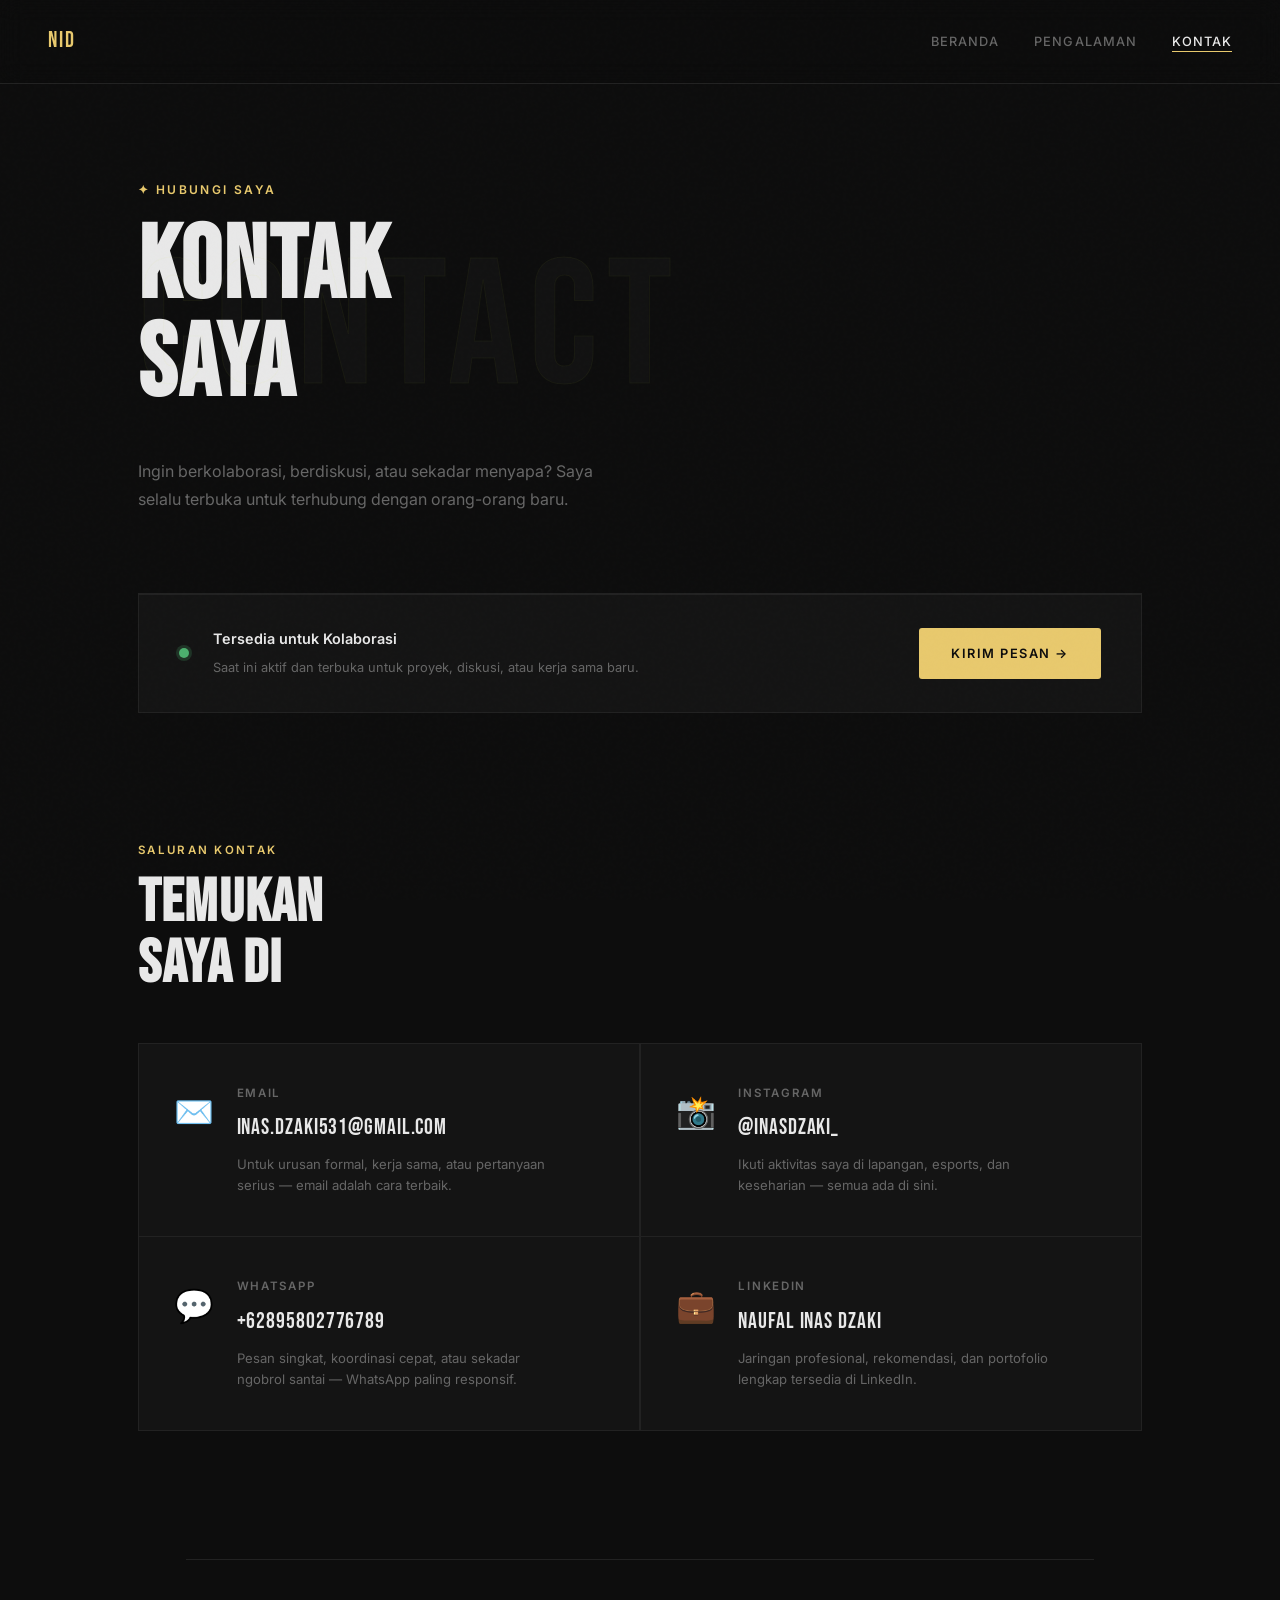
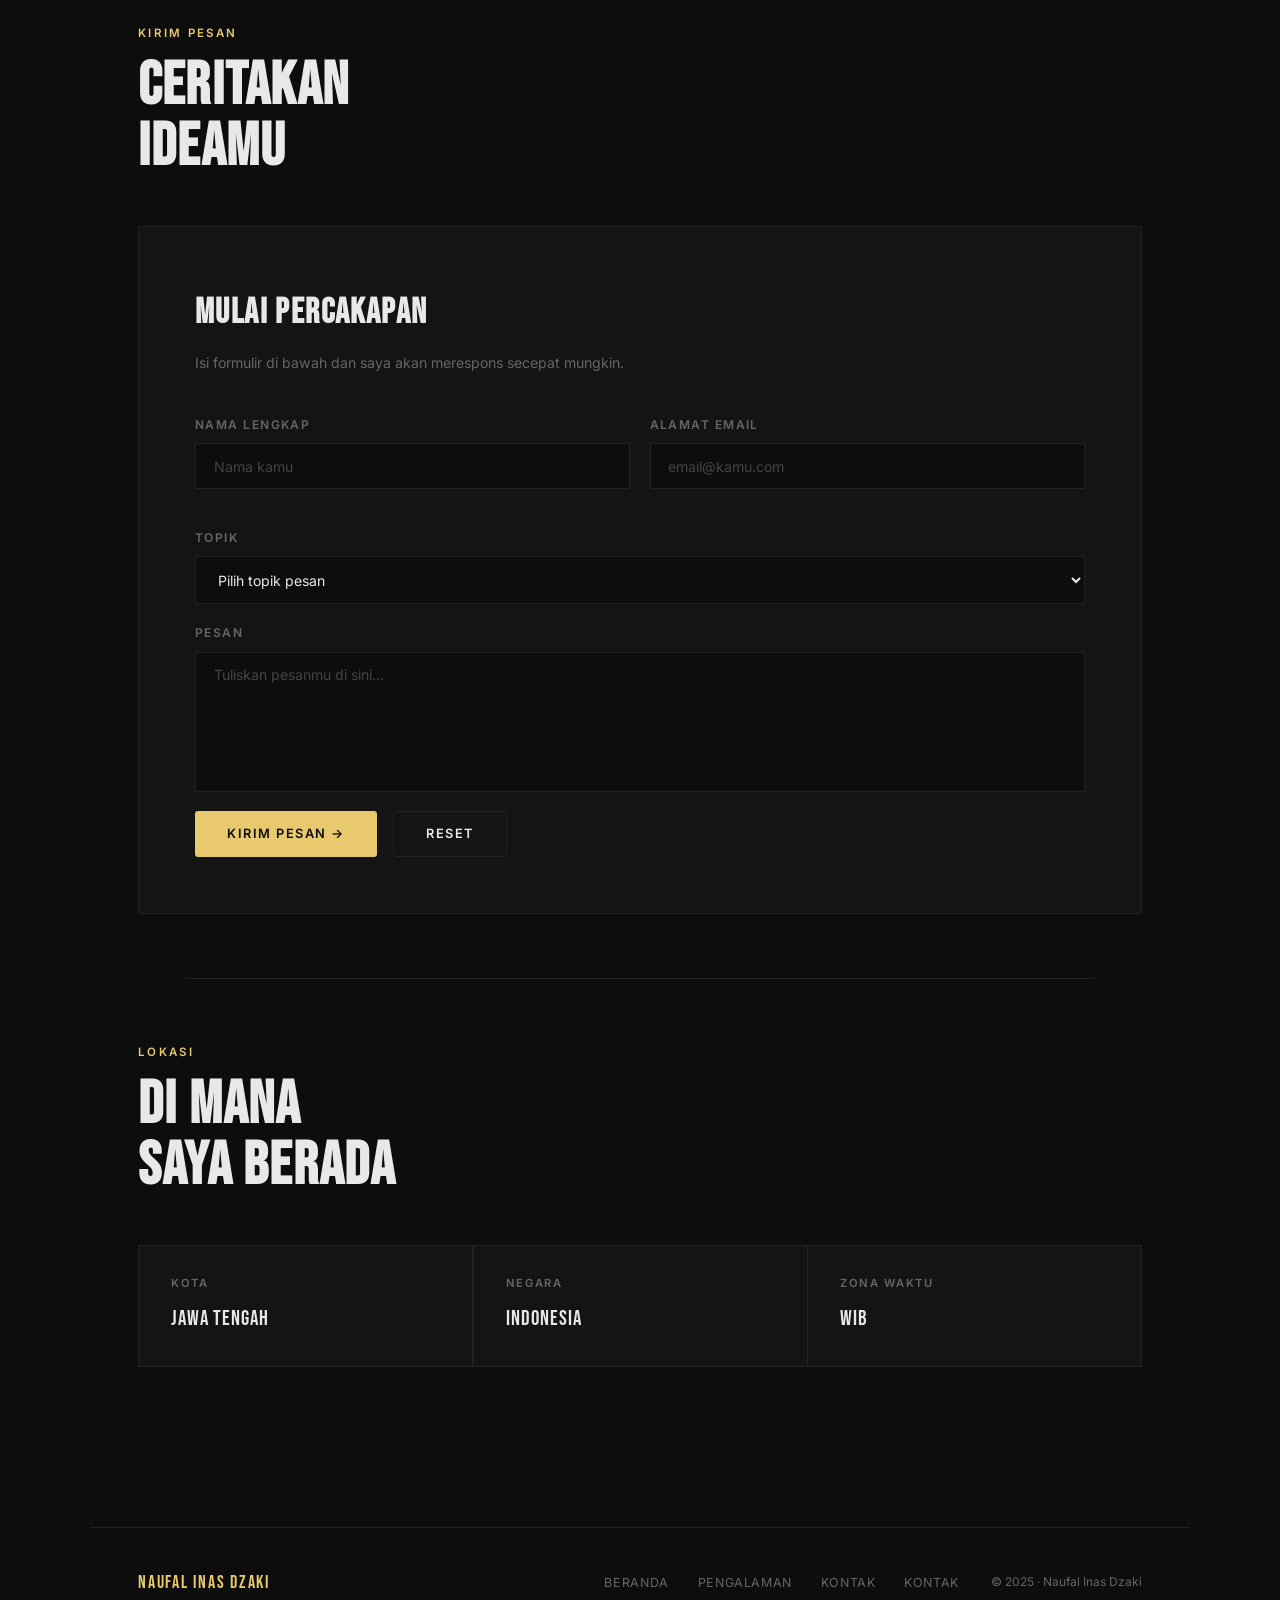
<file: kontak.html>
<!DOCTYPE html>
<html lang="id">
<head>
  <meta charset="UTF-8" />
  <meta name="viewport" content="width=device-width, initial-scale=1.0"/>
  <title>Naufal Inas Dzaki — Kontak</title>
  <link rel="preconnect" href="https://fonts.googleapis.com">
  <link rel="preconnect" href="https://fonts.gstatic.com" crossorigin>
  <link href="https://fonts.googleapis.com/css2?family=Bebas+Neue&family=Inter:wght@300;400;500;600&display=swap" rel="stylesheet">
  <link rel="stylesheet" href="style.css" />
  <style>
    /* ── BASE (inline fallback jika style.css tidak ada) ── */
    *, *::before, *::after { box-sizing: border-box; margin: 0; padding: 0; }

    :root {
      --bg: #0d0d0d;
      --card: #141414;
      --card-hover: #1a1a1a;
      --border: #222;
      --text: #e8e8e8;
      --muted: #666;
      --accent: #e8c96d;
      --accent-dim: rgba(232, 201, 109, 0.12);
    }

    body {
      background: var(--bg);
      color: var(--text);
      font-family: 'Inter', sans-serif;
      font-size: 15px;
      line-height: 1.7;
      min-height: 100vh;
    }

    a { color: inherit; text-decoration: none; }

    /* ── NAV ── */
    nav {
      position: sticky;
      top: 0;
      z-index: 100;
      display: flex;
      align-items: center;
      justify-content: space-between;
      padding: 1.4rem 3rem;
      background: rgba(13,13,13,0.92);
      backdrop-filter: blur(12px);
      border-bottom: 1px solid var(--border);
    }

    .nav-logo {
      font-family: 'Bebas Neue', sans-serif;
      font-size: 1.4rem;
      letter-spacing: 0.1em;
      color: var(--accent);
    }

    .nav-links {
      display: flex;
      gap: 2.2rem;
      list-style: none;
      font-size: 0.82rem;
      font-weight: 500;
      letter-spacing: 0.08em;
      text-transform: uppercase;
    }

    .nav-links a { color: var(--muted); transition: color 0.2s; }
    .nav-links a:hover, .nav-links a.active { color: var(--text); }

    /* ── PAGE WRAPPER ── */
    .page { max-width: 1100px; margin: 0 auto; padding: 0 3rem 6rem; }

    /* ── PAGE HERO ── */
    .page-hero {
      position: relative;
      padding: 6rem 0 5rem;
      overflow: hidden;
    }

    .page-hero-bg {
      position: absolute;
      top: -1rem;
      right: -2rem;
      font-family: 'Bebas Neue', sans-serif;
      font-size: clamp(6rem, 14vw, 12rem);
      color: rgba(255,255,255,0.025);
      letter-spacing: 0.05em;
      pointer-events: none;
      user-select: none;
      white-space: nowrap;
    }

    .page-hero-label {
      font-size: 0.75rem;
      font-weight: 600;
      letter-spacing: 0.2em;
      text-transform: uppercase;
      color: var(--accent);
      margin-bottom: 1.2rem;
    }

    .page-hero-title {
      font-family: 'Bebas Neue', sans-serif;
      font-size: clamp(3.5rem, 8vw, 7rem);
      line-height: 0.95;
      letter-spacing: 0.02em;
      margin-bottom: 1.5rem;
    }

    .page-hero-sub {
      font-size: 1rem;
      color: var(--muted);
      max-width: 480px;
      line-height: 1.75;
    }

    /* ── SECTION ── */
    section { padding: 4rem 0; }

    .section-label {
      font-size: 0.72rem;
      font-weight: 600;
      letter-spacing: 0.2em;
      text-transform: uppercase;
      color: var(--accent);
      margin-bottom: 0.8rem;
    }

    .section-title {
      font-family: 'Bebas Neue', sans-serif;
      font-size: clamp(2.2rem, 5vw, 3.8rem);
      line-height: 1;
      letter-spacing: 0.02em;
      margin-bottom: 3rem;
    }

    .divider {
      height: 1px;
      background: var(--border);
    }

    /* ── CONTACT GRID ── */
    .contact-grid {
      display: grid;
      grid-template-columns: 1fr 1fr;
      gap: 1.5px;
      background: var(--border);
      border: 1px solid var(--border);
      margin-bottom: 4rem;
    }

    .contact-card {
      background: var(--card);
      padding: 2.5rem 2.2rem;
      display: flex;
      align-items: flex-start;
      gap: 1.4rem;
      transition: background 0.3s;
      cursor: pointer;
      text-decoration: none;
      color: inherit;
    }

    .contact-card:hover { background: var(--card-hover); }

    .contact-card:hover .contact-icon { transform: scale(1.1); }

    .contact-icon {
      font-size: 2rem;
      flex-shrink: 0;
      transition: transform 0.3s;
      margin-top: 0.1rem;
    }

    .contact-body { flex: 1; }

    .contact-type {
      font-size: 0.72rem;
      font-weight: 600;
      letter-spacing: 0.15em;
      text-transform: uppercase;
      color: var(--muted);
      margin-bottom: 0.4rem;
    }

    .contact-value {
      font-family: 'Bebas Neue', sans-serif;
      font-size: 1.4rem;
      letter-spacing: 0.04em;
      color: var(--text);
      margin-bottom: 0.4rem;
    }

    .contact-desc {
      font-size: 0.82rem;
      color: var(--muted);
      line-height: 1.6;
    }

    .contact-arrow {
      font-size: 1.1rem;
      color: var(--accent);
      opacity: 0;
      transition: opacity 0.3s, transform 0.3s;
      align-self: center;
    }

    .contact-card:hover .contact-arrow {
      opacity: 1;
      transform: translateX(4px);
    }

    /* ── FORM SECTION ── */
    .contact-form-wrap {
      background: var(--card);
      border: 1px solid var(--border);
      padding: 3.5rem;
    }

    .form-header {
      margin-bottom: 2.5rem;
    }

    .form-header h3 {
      font-family: 'Bebas Neue', sans-serif;
      font-size: 2.2rem;
      letter-spacing: 0.04em;
      margin-bottom: 0.5rem;
    }

    .form-header p {
      font-size: 0.88rem;
      color: var(--muted);
    }

    .form-row {
      display: grid;
      grid-template-columns: 1fr 1fr;
      gap: 1.2rem;
      margin-bottom: 1.2rem;
    }

    .form-group {
      display: flex;
      flex-direction: column;
      gap: 0.5rem;
      margin-bottom: 1.2rem;
    }

    .form-group label {
      font-size: 0.75rem;
      font-weight: 600;
      letter-spacing: 0.12em;
      text-transform: uppercase;
      color: var(--muted);
    }

    .form-group input,
    .form-group textarea,
    .form-group select {
      background: var(--bg);
      border: 1px solid var(--border);
      color: var(--text);
      font-family: 'Inter', sans-serif;
      font-size: 0.88rem;
      padding: 0.85rem 1.1rem;
      outline: none;
      transition: border-color 0.2s;
      resize: none;
     
    }

    .form-group input:focus,
    .form-group textarea:focus,
    .form-group select:focus {
      border-color: var(--accent);
    }

    .form-group input::placeholder,
    .form-group textarea::placeholder {
      color: #444;
    }

    .form-group textarea { min-height: 140px; }

    /* ── BUTTONS ── */
    .btn {
      display: inline-flex;
      align-items: center;
      gap: 0.5rem;
      padding: 0.9rem 2rem;
      font-family: 'Inter', sans-serif;
      font-size: 0.8rem;
      font-weight: 600;
      letter-spacing: 0.12em;
      text-transform: uppercase;
      cursor: pointer;
      border: none;
      transition: all 0.2s;
      text-decoration: none;
    }

    .btn-primary {
      background: var(--accent);
      color: #0d0d0d;
    }

    .btn-primary:hover { background: #f0d47a; }

    .btn-outline {
      background: transparent;
      color: var(--text);
      border: 1px solid var(--border);
    }

    .btn-outline:hover { border-color: var(--text); }

    /* ── AVAILABILITY BAND ── */
    .avail-band {
      background: var(--card);
      border: 1px solid var(--border);
      padding: 2rem 2.5rem;
      display: flex;
      align-items: center;
      gap: 1.5rem;
      margin-bottom: 4rem;
      flex-wrap: wrap;
    }

    .avail-dot {
      width: 10px;
      height: 10px;
      background: #4caf6e;
      border-radius: 50%;
      flex-shrink: 0;
      box-shadow: 0 0 0 3px rgba(76,175,110,0.2);
      animation: pulse-green 2s infinite;
    }

    @keyframes pulse-green {
      0%, 100% { box-shadow: 0 0 0 3px rgba(76,175,110,0.2); }
      50%       { box-shadow: 0 0 0 6px rgba(76,175,110,0.08); }
    }

    .avail-text {
      flex: 1;
    }

    .avail-text strong {
      font-size: 0.9rem;
      font-weight: 600;
      display: block;
      margin-bottom: 0.15rem;
    }

    .avail-text span {
      font-size: 0.8rem;
      color: var(--muted);
    }

    /* ── LOCATION CARD ── */
    .location-strip {
      display: grid;
      grid-template-columns: repeat(3, 1fr);
      gap: 1.5px;
      background: var(--border);
      border: 1px solid var(--border);
      margin-top: 3rem;
    }

    .location-item {
      background: var(--card);
      padding: 1.8rem 2rem;
    }

    .location-label {
      font-size: 0.7rem;
      font-weight: 600;
      letter-spacing: 0.15em;
      text-transform: uppercase;
      color: var(--muted);
      margin-bottom: 0.5rem;
    }

    .location-value {
      font-family: 'Bebas Neue', sans-serif;
      font-size: 1.3rem;
      letter-spacing: 0.05em;
    }

    /* ── REVEAL ANIMATIONS ── */
    .reveal {
      opacity: 0;
      transform: translateY(24px);
      transition: opacity 0.6s ease, transform 0.6s ease;
    }

    .reveal.visible {
      opacity: 1;
      transform: none;
    }

    .reveal-delay-1 { transition-delay: 0.1s; }
    .reveal-delay-2 { transition-delay: 0.2s; }
    .reveal-delay-3 { transition-delay: 0.3s; }

    /* ── SUCCESS STATE ── */
    .form-success {
      display: none;
      text-align: center;
      padding: 3rem;
    }

    .form-success-icon {
      font-size: 3rem;
      margin-bottom: 1rem;
    }

    .form-success h4 {
      font-family: 'Bebas Neue', sans-serif;
      font-size: 2rem;
      letter-spacing: 0.04em;
      margin-bottom: 0.5rem;
    }

    .form-success p {
      color: var(--muted);
      font-size: 0.9rem;
    }

    /* ── FOOTER ── */
    footer {
      border-top: 1px solid var(--border);
      padding: 2.5rem 3rem;
      display: flex;
      align-items: center;
      gap: 2rem;
      flex-wrap: wrap;
      max-width: 1100px;
      margin: 0 auto;
    }

    .footer-logo {
      font-family: 'Bebas Neue', sans-serif;
      font-size: 1.1rem;
      letter-spacing: 0.1em;
      color: var(--accent);
      flex: 1;
    }

    .footer-links {
      display: flex;
      gap: 1.8rem;
      list-style: none;
      font-size: 0.78rem;
      letter-spacing: 0.08em;
      text-transform: uppercase;
    }

    .footer-links a { color: var(--muted); transition: color 0.2s; }
    .footer-links a:hover { color: var(--text); }

    .footer-copy {
      font-size: 0.75rem;
      color: var(--muted);
    }

    /* ── RESPONSIVE ── */
    @media (max-width: 900px) {
      nav { padding: 1.2rem 1.5rem; }
      .page { padding: 0 1.5rem 5rem; }
      .contact-grid { grid-template-columns: 1fr; }
      .form-row { grid-template-columns: 1fr; }
      .contact-form-wrap { padding: 2rem 1.5rem; }
      .location-strip { grid-template-columns: 1fr; }
      footer { padding: 2rem 1.5rem; }
    }

    @media (max-width: 600px) {
      .nav-links { gap: 1.2rem; font-size: 0.75rem; }
    }
  </style>
</head>
<body>

<nav>
  <a href="index.html" class="nav-logo">NID</a>
  <ul class="nav-links">
    <li><a href="index.html">Beranda</a></li>
    <li><a href="pengalaman.html">Pengalaman</a></li>

    <li><a href="kontak.html" class="active">Kontak</a></li>
  </ul>
</nav>

<div class="page">

  <!-- PAGE HERO -->
  <div class="page-hero">
    <div class="page-hero-bg">CONTACT</div>
    <div class="page-hero-label">✦ Hubungi Saya</div>
    <h1 class="page-hero-title">Kontak<br>Saya</h1>
    <p class="page-hero-sub">
      Ingin berkolaborasi, berdiskusi, atau sekadar menyapa? Saya selalu terbuka untuk terhubung dengan orang-orang baru.
    </p>
  </div>

  <!-- AVAILABILITY BAND -->
  <div class="avail-band reveal">
    <div class="avail-dot"></div>
    <div class="avail-text">
      <strong>Tersedia untuk Kolaborasi</strong>
      <span>Saat ini aktif dan terbuka untuk proyek, diskusi, atau kerja sama baru.</span>
    </div>
    <a href="#form-section" class="btn btn-primary">Kirim Pesan →</a>
  </div>

  <!-- CONTACT CHANNELS -->
  <section>
    <div class="section-label">Saluran Kontak</div>
    <h2 class="section-title">Temukan<br>Saya Di</h2>

    <div class="contact-grid">

      <a class="contact-card reveal" href="mailto:inas.dzaki531@gmail.com">
        <div class="contact-icon">✉️</div>
        <div class="contact-body">
          <div class="contact-type">Email</div>
          <div class="contact-value">inas.dzaki531@gmail.com</div>
          <div class="contact-desc">Untuk urusan formal, kerja sama, atau pertanyaan serius — email adalah cara terbaik.</div>
        </div>
        <div class="contact-arrow">→</div>
      </a>

      <a class="contact-card reveal reveal-delay-1" href="https://instagram.com/" target="_blank">
        <div class="contact-icon">📸</div>
        <div class="contact-body">
          <div class="contact-type">Instagram</div>
          <div class="contact-value">@inasdzaki_</div>
          <div class="contact-desc">Ikuti aktivitas saya di lapangan, esports, dan keseharian — semua ada di sini.</div>
        </div>
        <div class="contact-arrow">→</div>
      </a>

      <a class="contact-card reveal" href="https://wa.me/62895802776789" target="_blank">
        <div class="contact-icon">💬</div>
        <div class="contact-body">
          <div class="contact-type">WhatsApp</div>
          <div class="contact-value">+62895802776789</div>
          <div class="contact-desc">Pesan singkat, koordinasi cepat, atau sekadar ngobrol santai — WhatsApp paling responsif.</div>
        </div>
        <div class="contact-arrow">→</div>
      </a>

      <a class="contact-card reveal reveal-delay-1" href="https://linkedin.com/" target="_blank">
        <div class="contact-icon">💼</div>
        <div class="contact-body">
          <div class="contact-type">LinkedIn</div>
          <div class="contact-value">Naufal Inas Dzaki</div>
          <div class="contact-desc">Jaringan profesional, rekomendasi, dan portofolio lengkap tersedia di LinkedIn.</div>
        </div>
        <div class="contact-arrow">→</div>
      </a>

    </div>
  </section>

  <div class="divider"></div>

  <!-- CONTACT FORM -->
  <section id="form-section">
    <div class="section-label">Kirim Pesan</div>
    <h2 class="section-title">Ceritakan<br>Ideamu</h2>

    <div class="contact-form-wrap reveal">
      <div class="form-header">
        <h3>Mulai Percakapan</h3>
        <p>Isi formulir di bawah dan saya akan merespons secepat mungkin.</p>
      </div>

      <div id="contact-form">
        <div class="form-row">
          <div class="form-group">
            <label for="nama">Nama Lengkap</label>
            <input type="text" id="nama" placeholder="Nama kamu" />
          </div>
          <div class="form-group">
            <label for="email">Alamat Email</label>
            <input type="email" id="email" placeholder="email@kamu.com" />
          </div>
        </div>

        <div class="form-group">
          <label for="topik">Topik</label>
          <select id="topik">
            <option value="" disabled selected>Pilih topik pesan</option>
            <option value="kolaborasi">Kolaborasi Proyek</option>
            <option value="esports">Esports & Gaming</option>
            <option value="olahraga">Olahraga & Kompetisi</option>
            <option value="teknologi">Teknologi & Game Dev</option>
            <option value="lainnya">Lainnya</option>
          </select>
        </div>

        <div class="form-group">
          <label for="pesan">Pesan</label>
          <textarea id="pesan" placeholder="Tuliskan pesanmu di sini..."></textarea>
        </div>

        <div style="display:flex; gap:1rem; flex-wrap:wrap;">
          <button class="btn btn-primary" onclick="submitForm()">Kirim Pesan →</button>
          <button class="btn btn-outline" onclick="resetForm()">Reset</button>
        </div>
      </div>

      <div class="form-success" id="form-success">
        <div class="form-success-icon">✦</div>
        <h4>Pesan Terkirim!</h4>
        <p>Terima kasih telah menghubungi saya. Saya akan segera merespons pesanmu.</p>
      </div>
    </div>
  </section>

  <div class="divider"></div>

  <!-- LOCATION INFO -->
  <section>
    <div class="section-label">Lokasi</div>
    <h2 class="section-title">Di Mana<br>Saya Berada</h2>

    <div class="location-strip reveal">
      <div class="location-item">
        <div class="location-label">Kota</div>
        <div class="location-value">Jawa Tengah</div>
      </div>
      <div class="location-item">
        <div class="location-label">Negara</div>
        <div class="location-value">Indonesia</div>
      </div>
      <div class="location-item">
        <div class="location-label">Zona Waktu</div>
        <div class="location-value">WIB </div>
      </div>
    </div>
  </section>

</div>

<!-- FOOTER -->
<footer>
  <div class="footer-logo">Naufal Inas Dzaki</div>
  <ul class="footer-links">
    <li><a href="index.html">Beranda</a></li>
    <li><a href="pengalaman.html">Pengalaman</a></li>
    <li><a href="kontak.html">Kontak</a></li>
    <li><a href="kontak.html">Kontak</a></li>
  </ul>
  <div class="footer-copy">© 2025 · Naufal Inas Dzaki</div>
</footer>

<script>
  // Scroll reveal
  const obs = new IntersectionObserver((entries) => {
    entries.forEach((e, i) => {
      if (e.isIntersecting) {
        setTimeout(() => e.target.classList.add('visible'), i * 80);
        obs.unobserve(e.target);
      }
    });
  }, { threshold: 0.1 });
  document.querySelectorAll('.reveal').forEach(el => obs.observe(el));

  // Form submit (simulasi)
  function submitForm() {
    const nama = document.getElementById('nama').value.trim();
    const email = document.getElementById('email').value.trim();
    const pesan = document.getElementById('pesan').value.trim();

    if (!nama || !email || !pesan) {
      alert('Mohon lengkapi semua field yang diperlukan.');
      return;
    }

    document.getElementById('contact-form').style.display = 'none';
    document.getElementById('form-success').style.display = 'block';
  }

  function resetForm() {
    document.getElementById('nama').value = '';
    document.getElementById('email').value = '';
    document.getElementById('pesan').value = '';
    document.getElementById('topik').selectedIndex = 0;
  }

  // Smooth scroll untuk anchor
  document.querySelectorAll('a[href^="#"]').forEach(anchor => {
    anchor.addEventListener('click', function(e) {
      e.preventDefault();
      const target = document.querySelector(this.getAttribute('href'));
      if (target) target.scrollIntoView({ behavior: 'smooth', block: 'start' });
    });
  });
</script>
</body>
</html>
</file>
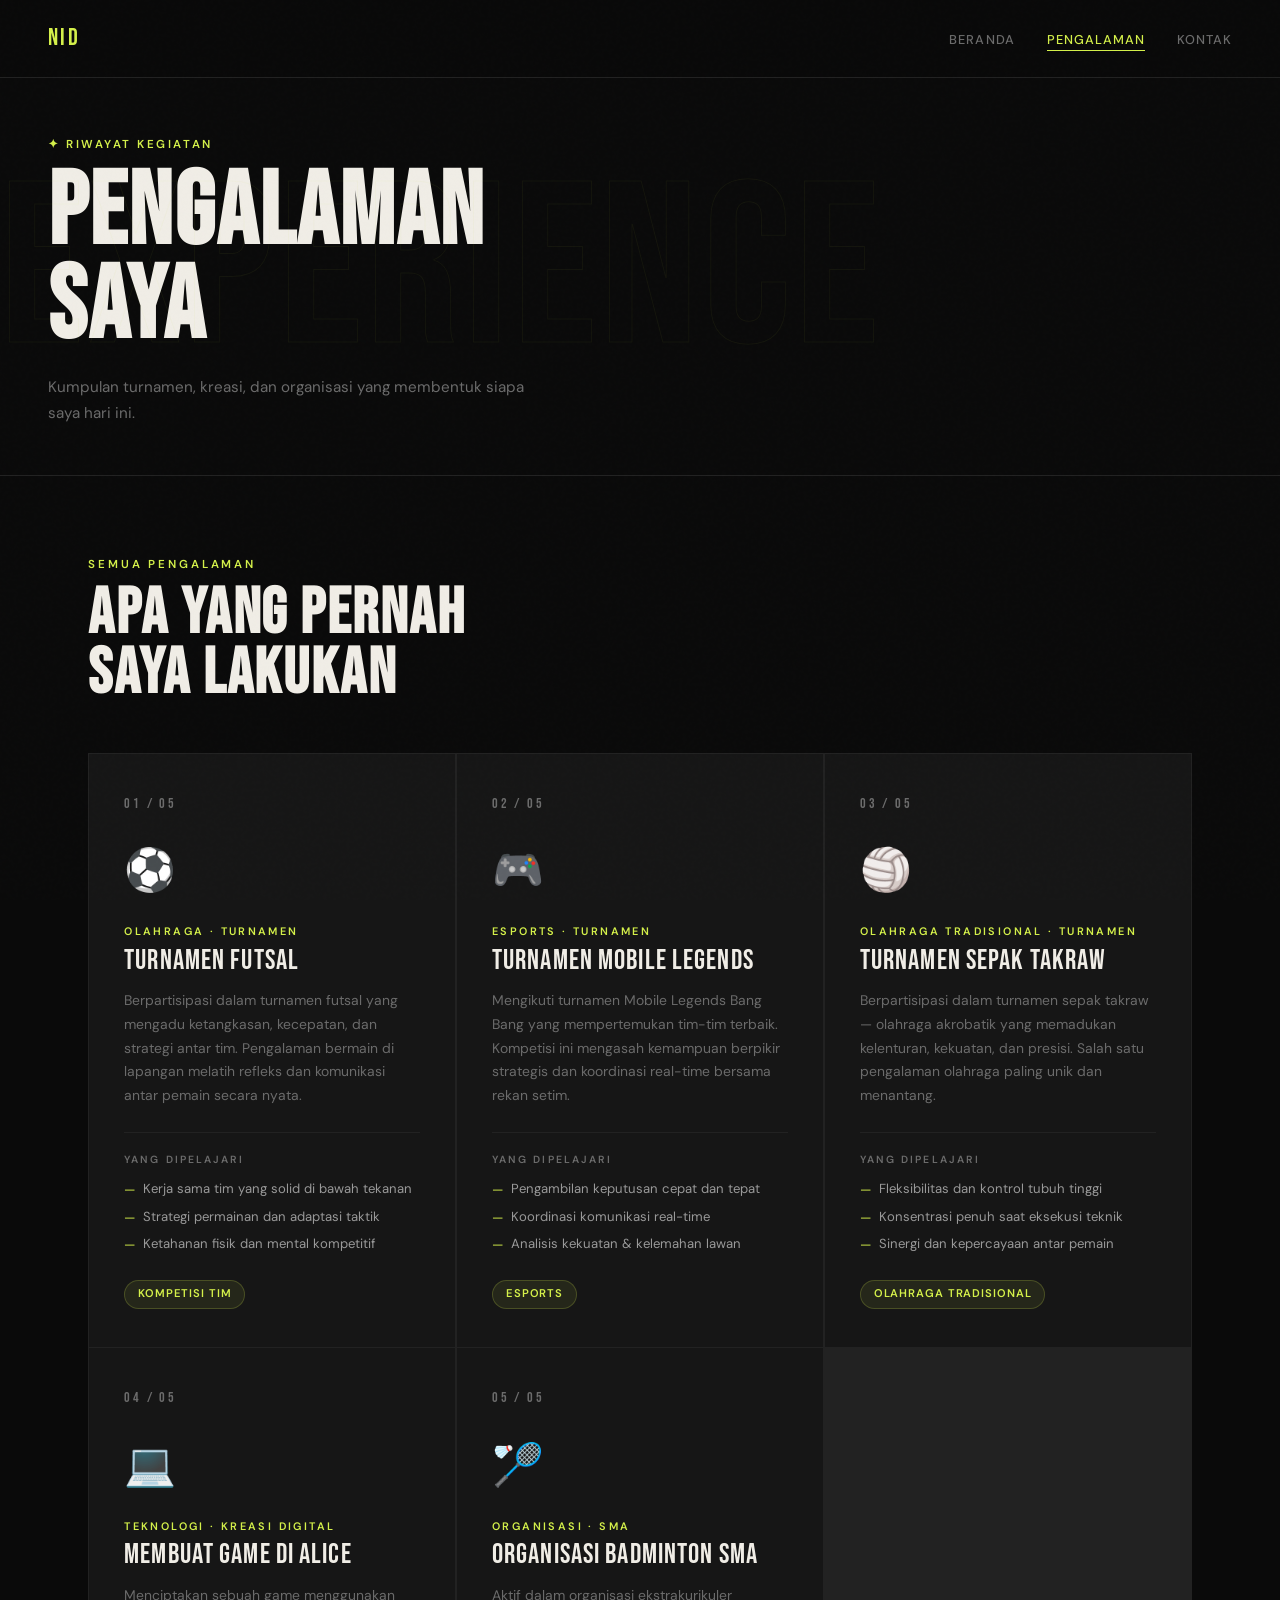
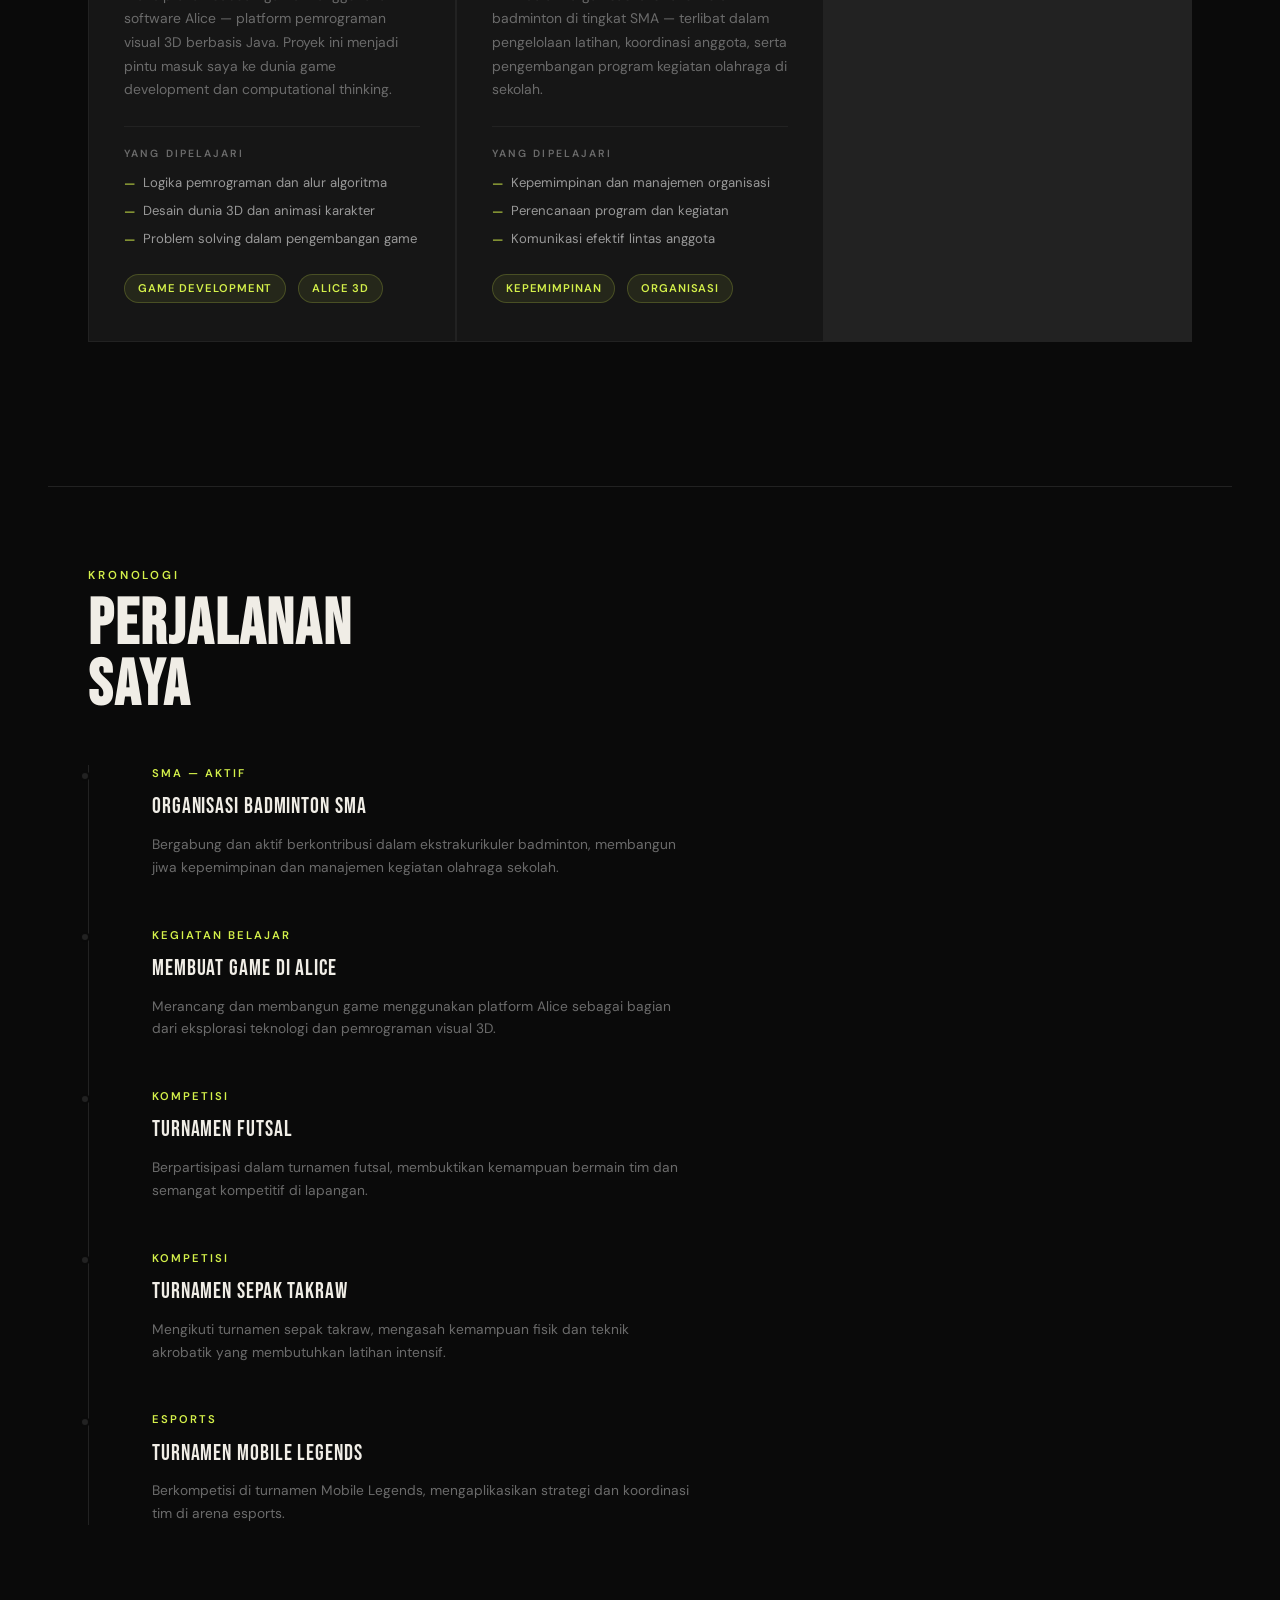
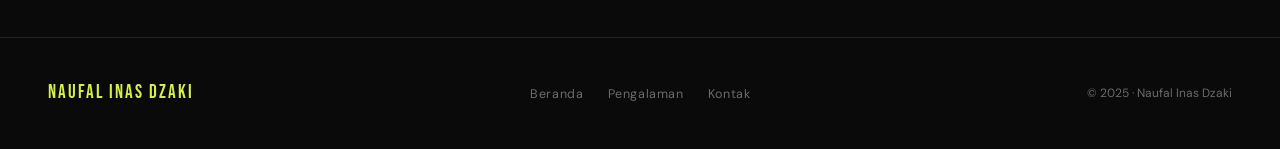
<file: pengalaman.html>
<!DOCTYPE html>
<html lang="id">
<head>
  <meta charset="UTF-8" />
  <meta name="viewport" content="width=device-width, initial-scale=1.0"/>
  <title>Naufal Inas Dzaki — Pengalaman</title>
  <link rel="stylesheet" href="style.css" />
  <style>
    /* ── EXPERIENCE GRID ── */
    .exp-grid {
      display: grid;
      grid-template-columns: repeat(auto-fill, minmax(320px, 1fr));
      gap: 1.5px;
      background: var(--border);
      border: 1px solid var(--border);
      margin-bottom: 4rem;
    }

    .exp-card {
      background: var(--card);
      padding: 2.4rem 2.2rem;
      position: relative;
      overflow: hidden;
      transition: background 0.3s;
    }

    .exp-card::before {
      content: '';
      position: absolute;
      top: 0; left: 0;
      width: 3px;
      height: 0;
      background: var(--accent);
      transition: height 0.45s ease;
    }

    .exp-card:hover { background: var(--card-hover); }
    .exp-card:hover::before { height: 100%; }

    .exp-number {
      font-family: 'Bebas Neue', sans-serif;
      font-size: 0.88rem;
      letter-spacing: 0.2em;
      color: var(--muted);
      margin-bottom: 1.4rem;
    }

    .exp-icon {
      font-size: 2.6rem;
      margin-bottom: 1.2rem;
      display: block;
    }

    .exp-category {
      font-size: 0.68rem;
      font-weight: 600;
      letter-spacing: 0.22em;
      text-transform: uppercase;
      color: var(--accent);
      margin-bottom: 0.4rem;
    }

    .exp-title {
      font-family: 'Bebas Neue', sans-serif;
      font-size: 1.75rem;
      letter-spacing: 0.04em;
      margin-bottom: 0.9rem;
      line-height: 1;
    }

    .exp-desc {
      color: var(--muted);
      font-size: 0.87rem;
      line-height: 1.7;
      margin-bottom: 1.5rem;
    }

    .exp-lessons {
      border-top: 1px solid var(--border);
      padding-top: 1.2rem;
      margin-top: auto;
    }

    .exp-lessons-label {
      font-size: 0.65rem;
      font-weight: 600;
      letter-spacing: 0.2em;
      text-transform: uppercase;
      color: var(--muted);
      margin-bottom: 0.6rem;
    }

    .exp-lessons ul {
      list-style: none;
      display: flex;
      flex-direction: column;
      gap: 0.35rem;
    }

    .exp-lessons li {
      font-size: 0.82rem;
      color: var(--muted-light);
      display: flex;
      align-items: flex-start;
      gap: 0.5rem;
    }

    .exp-lessons li::before {
      content: '—';
      color: var(--accent);
      flex-shrink: 0;
      margin-top: 1px;
    }

    /* ── TIMELINE ── */
    .timeline {
      position: relative;
      padding-left: 2rem;
    }

    .timeline::before {
      content: '';
      position: absolute;
      top: 0; bottom: 0;
      left: 0;
      width: 1px;
      background: var(--border);
    }

    .timeline-item {
      position: relative;
      padding-bottom: 3rem;
      padding-left: 2rem;
    }

    .timeline-item:last-child { padding-bottom: 0; }

    .timeline-dot {
      position: absolute;
      left: -2.5rem;
      top: 0.35rem;
      width: 10px;
      height: 10px;
      border-radius: 50%;
      background: var(--border);
      border: 2px solid var(--bg);
      transition: background 0.3s;
    }

    .timeline-item:hover .timeline-dot { background: var(--accent); }

    .timeline-date {
      font-size: 0.7rem;
      font-weight: 600;
      letter-spacing: 0.18em;
      text-transform: uppercase;
      color: var(--accent);
      margin-bottom: 0.4rem;
    }

    .timeline-title {
      font-family: 'Bebas Neue', sans-serif;
      font-size: 1.4rem;
      letter-spacing: 0.04em;
      margin-bottom: 0.5rem;
    }

    .timeline-desc {
      font-size: 0.86rem;
      color: var(--muted);
      line-height: 1.65;
      max-width: 540px;
    }

    @media (max-width: 768px) {
      .exp-grid { grid-template-columns: 1fr; }
    }
  </style>
</head>
<body>

<nav>
  <a href="index.html" class="nav-logo">NID</a>
  <ul class="nav-links">
    <li><a href="index.html">Beranda</a></li>
    <li><a href="pengalaman.html" class="active">Pengalaman</a></li>
    <li><a href="kontak.html">Kontak</a></li>
  </ul>
</nav>

<div class="page">

  <!-- PAGE HERO -->
  <div class="page-hero">
    <div class="page-hero-bg">EXPERIENCE</div>
    <div class="page-hero-label">✦ Riwayat Kegiatan</div>
    <h1 class="page-hero-title">Pengalaman<br>Saya</h1>
    <p class="page-hero-sub">
      Kumpulan turnamen, kreasi, dan organisasi yang membentuk siapa saya hari ini.
    </p>
  </div>

  <!-- EXPERIENCE CARDS -->
  <section>
    <div class="section-label">Semua Pengalaman</div>
    <h2 class="section-title">Apa yang Pernah<br>Saya Lakukan</h2>

    <div class="exp-grid">

      <div class="exp-card reveal">
        <div class="exp-number">01 / 05</div>
        <span class="exp-icon">⚽</span>
        <div class="exp-category">Olahraga · Turnamen</div>
        <div class="exp-title">Turnamen Futsal</div>
        <p class="exp-desc">
          Berpartisipasi dalam turnamen futsal yang mengadu ketangkasan, kecepatan,
          dan strategi antar tim. Pengalaman bermain di lapangan melatih refleks
          dan komunikasi antar pemain secara nyata.
        </p>
        <div class="exp-lessons">
          <div class="exp-lessons-label">Yang Dipelajari</div>
          <ul>
            <li>Kerja sama tim yang solid di bawah tekanan</li>
            <li>Strategi permainan dan adaptasi taktik</li>
            <li>Ketahanan fisik dan mental kompetitif</li>
          </ul>
        </div>
        <div style="margin-top:1.5rem;">
          <span class="badge">Kompetisi Tim</span>
        </div>
      </div>

      <div class="exp-card reveal reveal-delay-1">
        <div class="exp-number">02 / 05</div>
        <span class="exp-icon">🎮</span>
        <div class="exp-category">Esports · Turnamen</div>
        <div class="exp-title">Turnamen Mobile Legends</div>
        <p class="exp-desc">
          Mengikuti turnamen Mobile Legends Bang Bang yang mempertemukan tim-tim
          terbaik. Kompetisi ini mengasah kemampuan berpikir strategis dan
          koordinasi real-time bersama rekan setim.
        </p>
        <div class="exp-lessons">
          <div class="exp-lessons-label">Yang Dipelajari</div>
          <ul>
            <li>Pengambilan keputusan cepat dan tepat</li>
            <li>Koordinasi komunikasi real-time</li>
            <li>Analisis kekuatan & kelemahan lawan</li>
          </ul>
        </div>
        <div style="margin-top:1.5rem;">
          <span class="badge">Esports</span>
        </div>
      </div>

      <div class="exp-card reveal reveal-delay-2">
        <div class="exp-number">03 / 05</div>
        <span class="exp-icon">🏐</span>
        <div class="exp-category">Olahraga Tradisional · Turnamen</div>
        <div class="exp-title">Turnamen Sepak Takraw</div>
        <p class="exp-desc">
          Berpartisipasi dalam turnamen sepak takraw — olahraga akrobatik yang
          memadukan kelenturan, kekuatan, dan presisi. Salah satu pengalaman
          olahraga paling unik dan menantang.
        </p>
        <div class="exp-lessons">
          <div class="exp-lessons-label">Yang Dipelajari</div>
          <ul>
            <li>Fleksibilitas dan kontrol tubuh tinggi</li>
            <li>Konsentrasi penuh saat eksekusi teknik</li>
            <li>Sinergi dan kepercayaan antar pemain</li>
          </ul>
        </div>
        <div style="margin-top:1.5rem;">
          <span class="badge">Olahraga Tradisional</span>
        </div>
      </div>

      <div class="exp-card reveal">
        <div class="exp-number">04 / 05</div>
        <span class="exp-icon">💻</span>
        <div class="exp-category">Teknologi · Kreasi Digital</div>
        <div class="exp-title">Membuat Game di Alice</div>
        <p class="exp-desc">
          Menciptakan sebuah game menggunakan software Alice — platform pemrograman
          visual 3D berbasis Java. Proyek ini menjadi pintu masuk saya ke dunia
          game development dan computational thinking.
        </p>
        <div class="exp-lessons">
          <div class="exp-lessons-label">Yang Dipelajari</div>
          <ul>
            <li>Logika pemrograman dan alur algoritma</li>
            <li>Desain dunia 3D dan animasi karakter</li>
            <li>Problem solving dalam pengembangan game</li>
          </ul>
        </div>
        <div style="margin-top:1.5rem;">
          <span class="badge">Game Development</span>
          <span class="badge" style="margin-left:0.5rem;">Alice 3D</span>
        </div>
      </div>

      <div class="exp-card reveal reveal-delay-1">
        <div class="exp-number">05 / 05</div>
        <span class="exp-icon">🏸</span>
        <div class="exp-category">Organisasi · SMA</div>
        <div class="exp-title">Organisasi Badminton SMA</div>
        <p class="exp-desc">
          Aktif dalam organisasi ekstrakurikuler badminton di tingkat SMA —
          terlibat dalam pengelolaan latihan, koordinasi anggota, serta
          pengembangan program kegiatan olahraga di sekolah.
        </p>
        <div class="exp-lessons">
          <div class="exp-lessons-label">Yang Dipelajari</div>
          <ul>
            <li>Kepemimpinan dan manajemen organisasi</li>
            <li>Perencanaan program dan kegiatan</li>
            <li>Komunikasi efektif lintas anggota</li>
          </ul>
        </div>
        <div style="margin-top:1.5rem;">
          <span class="badge">Kepemimpinan</span>
          <span class="badge" style="margin-left:0.5rem;">Organisasi</span>
        </div>
      </div>

    </div>
  </section>

  <div class="divider"></div>

  <!-- TIMELINE -->
  <section>
    <div class="section-label">Kronologi</div>
    <h2 class="section-title">Perjalanan<br>Saya</h2>

    <div class="timeline">

      <div class="timeline-item reveal">
        <div class="timeline-dot"></div>
        <div class="timeline-date">SMA — Aktif</div>
        <div class="timeline-title">Organisasi Badminton SMA</div>
        <p class="timeline-desc">Bergabung dan aktif berkontribusi dalam ekstrakurikuler badminton, membangun jiwa kepemimpinan dan manajemen kegiatan olahraga sekolah.</p>
      </div>

      <div class="timeline-item reveal reveal-delay-1">
        <div class="timeline-dot"></div>
        <div class="timeline-date">Kegiatan Belajar</div>
        <div class="timeline-title">Membuat Game di Alice</div>
        <p class="timeline-desc">Merancang dan membangun game menggunakan platform Alice sebagai bagian dari eksplorasi teknologi dan pemrograman visual 3D.</p>
      </div>

      <div class="timeline-item reveal reveal-delay-2">
        <div class="timeline-dot"></div>
        <div class="timeline-date">Kompetisi</div>
        <div class="timeline-title">Turnamen Futsal</div>
        <p class="timeline-desc">Berpartisipasi dalam turnamen futsal, membuktikan kemampuan bermain tim dan semangat kompetitif di lapangan.</p>
      </div>

      <div class="timeline-item reveal">
        <div class="timeline-dot"></div>
        <div class="timeline-date">Kompetisi</div>
        <div class="timeline-title">Turnamen Sepak Takraw</div>
        <p class="timeline-desc">Mengikuti turnamen sepak takraw, mengasah kemampuan fisik dan teknik akrobatik yang membutuhkan latihan intensif.</p>
      </div>

      <div class="timeline-item reveal reveal-delay-1">
        <div class="timeline-dot"></div>
        <div class="timeline-date">Esports</div>
        <div class="timeline-title">Turnamen Mobile Legends</div>
        <p class="timeline-desc">Berkompetisi di turnamen Mobile Legends, mengaplikasikan strategi dan koordinasi tim di arena esports.</p>
      </div>

    </div>
  </section>

</div>

<footer>
  <div class="footer-logo">Naufal Inas Dzaki</div>
  <ul class="footer-links">
    <li><a href="index.html">Beranda</a></li>
    <li><a href="pengalaman.html">Pengalaman</a></li>
    <li><a href="kontak.html">Kontak</a></li>
  </ul>
  <div class="footer-copy">© 2025 · Naufal Inas Dzaki</div>
</footer>

<script>
  const obs = new IntersectionObserver((entries) => {
    entries.forEach((e, i) => {
      if (e.isIntersecting) {
        setTimeout(() => e.target.classList.add('visible'), i * 80);
        obs.unobserve(e.target);
      }
    });
  }, { threshold: 0.1 });
  document.querySelectorAll('.reveal').forEach(el => obs.observe(el));
</script>
</body>
</html>
</file>
<file: style.css>
/* ══════════════════════════════════════════
   style.css — Naufal Inas Dzaki Portfolio
   Shared stylesheet for all 3 pages
   ══════════════════════════════════════════ */

@import url('https://fonts.googleapis.com/css2?family=Bebas+Neue&family=DM+Sans:ital,wght@0,300;0,400;0,500;0,700;1,300&family=Playfair+Display:ital@1&display=swap');

/* ─── CSS VARIABLES ─── */
:root {
  --bg: #0a0a0a;
  --surface: #111111;
  --card: #161616;
  --card-hover: #1a1a1a;
  --accent: #d4f04a;
  --accent-dim: rgba(212, 240, 74, 0.08);
  --accent-border: rgba(212, 240, 74, 0.2);
  --accent2: #ff5e3a;
  --text: #f0ede6;
  --muted: #6b6b6b;
  --muted-light: #999;
  --border: #222222;
  --border-light: #2a2a2a;
}

/* ─── RESET & BASE ─── */
*, *::before, *::after {
  box-sizing: border-box;
  margin: 0;
  padding: 0;
}

html {
  scroll-behavior: smooth;
  -webkit-font-smoothing: antialiased;
}

body {
  background: var(--bg);
  color: var(--text);
  font-family: 'DM Sans', sans-serif;
  font-size: 16px;
  line-height: 1.6;
  overflow-x: hidden;
  min-height: 100vh;
}

/* Noise texture overlay */
body::before {
  content: '';
  position: fixed;
  inset: 0;
  background-image: url("data:image/svg+xml,%3Csvg viewBox='0 0 256 256' xmlns='http://www.w3.org/2000/svg'%3E%3Cfilter id='noise'%3E%3CfeTurbulence type='fractalNoise' baseFrequency='0.9' numOctaves='4' stitchTiles='stitch'/%3E%3C/filter%3E%3Crect width='100%25' height='100%25' filter='url(%23noise)' opacity='0.04'/%3E%3C/svg%3E");
  pointer-events: none;
  z-index: 9999;
  opacity: 0.3;
}

img, video { max-width: 100%; display: block; }
a { color: inherit; text-decoration: none; }

/* ─── NAVIGATION ─── */
nav {
  position: fixed;
  top: 0; left: 0; right: 0;
  z-index: 200;
  display: flex;
  justify-content: space-between;
  align-items: center;
  padding: 1.2rem 3rem;
  border-bottom: 1px solid var(--border);
  background: rgba(10, 10, 10, 0.88);
  backdrop-filter: blur(14px);
  -webkit-backdrop-filter: blur(14px);
}

.nav-logo {
  font-family: 'Bebas Neue', sans-serif;
  font-size: 1.5rem;
  letter-spacing: 0.1em;
  color: var(--accent);
  transition: opacity 0.2s;
}
.nav-logo:hover { opacity: 0.75; }

.nav-links {
  display: flex;
  gap: 2rem;
  list-style: none;
  align-items: center;
}

.nav-links a {
  font-size: 0.8rem;
  font-weight: 500;
  letter-spacing: 0.08em;
  text-transform: uppercase;
  color: var(--muted);
  transition: color 0.2s;
  padding-bottom: 2px;
  border-bottom: 1px solid transparent;
}

.nav-links a:hover { color: var(--text); }
.nav-links a.active {
  color: var(--accent);
  border-bottom-color: var(--accent);
}

/* ─── PAGE WRAPPER ─── */
.page {
  padding-top: 72px; /* nav height offset */
}

/* ─── SECTION STRUCTURE ─── */
section {
  padding: 5rem 3rem;
  max-width: 1200px;
  margin: 0 auto;
}

.section-label {
  font-size: 0.72rem;
  font-weight: 600;
  letter-spacing: 0.25em;
  text-transform: uppercase;
  color: var(--accent);
  margin-bottom: 0.6rem;
}

.section-title {
  font-family: 'Bebas Neue', sans-serif;
  font-size: clamp(2.4rem, 5vw, 4.5rem);
  line-height: 0.95;
  letter-spacing: 0.03em;
  margin-bottom: 3rem;
}

.divider {
  height: 1px;
  background: var(--border);
  margin: 0 3rem;
}

/* ─── BUTTONS ─── */
.btn {
  display: inline-flex;
  align-items: center;
  gap: 0.5rem;
  padding: 0.85rem 2rem;
  border-radius: 3px;
  font-family: 'DM Sans', sans-serif;
  font-size: 0.82rem;
  font-weight: 600;
  letter-spacing: 0.06em;
  text-transform: uppercase;
  cursor: pointer;
  transition: all 0.22s ease;
  border: none;
}

.btn-primary {
  background: var(--accent);
  color: #0a0a0a;
}
.btn-primary:hover {
  background: #c8e63e;
  transform: translateY(-2px);
  box-shadow: 0 8px 24px rgba(212, 240, 74, 0.2);
}

.btn-outline {
  background: transparent;
  color: var(--text);
  border: 1px solid var(--border-light);
}
.btn-outline:hover {
  border-color: var(--accent);
  color: var(--accent);
  background: var(--accent-dim);
}

/* ─── CARDS ─── */
.card {
  background: var(--card);
  border: 1px solid var(--border);
  padding: 2rem;
  transition: background 0.3s, border-color 0.3s, transform 0.3s;
  position: relative;
  overflow: hidden;
}

.card::after {
  content: '';
  position: absolute;
  top: 0; left: 0;
  width: 3px;
  height: 0;
  background: var(--accent);
  transition: height 0.4s ease;
}

.card:hover {
  background: var(--card-hover);
  border-color: var(--border-light);
}
.card:hover::after { height: 100%; }

/* ─── BADGES ─── */
.badge {
  display: inline-block;
  padding: 0.28rem 0.8rem;
  border-radius: 100px;
  font-size: 0.7rem;
  font-weight: 600;
  letter-spacing: 0.08em;
  text-transform: uppercase;
  background: var(--accent-dim);
  color: var(--accent);
  border: 1px solid var(--accent-border);
}

.badge-red {
  background: rgba(255, 94, 58, 0.08);
  color: var(--accent2);
  border-color: rgba(255, 94, 58, 0.2);
}

/* ─── TAGS ─── */
.tags-wrap {
  display: flex;
  flex-wrap: wrap;
  gap: 0.6rem;
  margin-top: 1.5rem;
}

.tag {
  padding: 0.45rem 1rem;
  border: 1px solid var(--border);
  border-radius: 100px;
  font-size: 0.8rem;
  color: var(--muted-light);
  transition: all 0.2s;
  cursor: default;
}
.tag:hover {
  border-color: var(--accent);
  color: var(--accent);
  background: var(--accent-dim);
}

/* ─── FOOTER ─── */
footer {
  border-top: 1px solid var(--border);
  padding: 2.5rem 3rem;
  display: flex;
  justify-content: space-between;
  align-items: center;
  flex-wrap: wrap;
  gap: 1rem;
  margin-top: 2rem;
}

.footer-logo {
  font-family: 'Bebas Neue', sans-serif;
  font-size: 1.2rem;
  letter-spacing: 0.1em;
  color: var(--accent);
}

.footer-links {
  display: flex;
  gap: 1.5rem;
  list-style: none;
}

.footer-links a {
  font-size: 0.78rem;
  color: var(--muted);
  letter-spacing: 0.05em;
  transition: color 0.2s;
}
.footer-links a:hover { color: var(--accent); }

.footer-copy {
  font-size: 0.75rem;
  color: var(--muted);
}

/* ─── SCROLL REVEAL ─── */
.reveal {
  opacity: 0;
  transform: translateY(28px);
  transition: opacity 0.7s ease, transform 0.7s ease;
}
.reveal.visible {
  opacity: 1;
  transform: translateY(0);
}
.reveal-delay-1 { transition-delay: 0.1s; }
.reveal-delay-2 { transition-delay: 0.2s; }
.reveal-delay-3 { transition-delay: 0.3s; }

/* ─── PAGE HERO (shared) ─── */
.page-hero {
  min-height: 42vh;
  display: flex;
  flex-direction: column;
  justify-content: flex-end;
  padding: 4rem 3rem 3rem;
  border-bottom: 1px solid var(--border);
  position: relative;
  overflow: hidden;
}

.page-hero-bg {
  position: absolute;
  inset: 0;
  font-family: 'Bebas Neue', sans-serif;
  font-size: clamp(6rem, 18vw, 18rem);
  color: transparent;
  -webkit-text-stroke: 1px rgba(212, 240, 74, 0.05);
  white-space: nowrap;
  display: flex;
  align-items: center;
  pointer-events: none;
  user-select: none;
  overflow: hidden;
  letter-spacing: 0.02em;
  animation: hero-drift 14s ease-in-out infinite alternate;
}

@keyframes hero-drift {
  from { transform: translateX(0); }
  to   { transform: translateX(-4%); }
}

.page-hero-label {
  font-size: 0.72rem;
  font-weight: 600;
  letter-spacing: 0.22em;
  text-transform: uppercase;
  color: var(--accent);
  margin-bottom: 0.8rem;
}

.page-hero-title {
  font-family: 'Bebas Neue', sans-serif;
  font-size: clamp(2.8rem, 8vw, 7rem);
  line-height: 0.92;
  letter-spacing: 0.02em;
}

.page-hero-sub {
  margin-top: 1.2rem;
  color: var(--muted);
  font-size: 0.95rem;
  max-width: 480px;
  line-height: 1.7;
}

/* ─── RESPONSIVE ─── */
@media (max-width: 768px) {
  nav { padding: 1rem 1.5rem; }
  .nav-links { gap: 1.2rem; }
  .nav-links a { font-size: 0.72rem; }

  section { padding: 3.5rem 1.5rem; }
  .divider { margin: 0 1.5rem; }
  .page-hero { padding: 3rem 1.5rem 2.5rem; }

  footer { padding: 2rem 1.5rem; flex-direction: column; align-items: flex-start; gap: 0.8rem; }
  .footer-links { flex-wrap: wrap; gap: 1rem; }
}

.hero-profile {
  margin-bottom: 2rem;
  animation: fadeUp 0.8s ease both;
}

.hero-photo {
  width: 180px;
  height: 180px;
  object-fit: cover;
  border-radius: 50%;
  border: 4px solid var(--accent);
  box-shadow: 0 10px 40px rgba(0,0,0,0.35);
  transition: transform 0.3s ease;
}

.hero-photo:hover {
  transform: scale(1.05);
}
</file>
